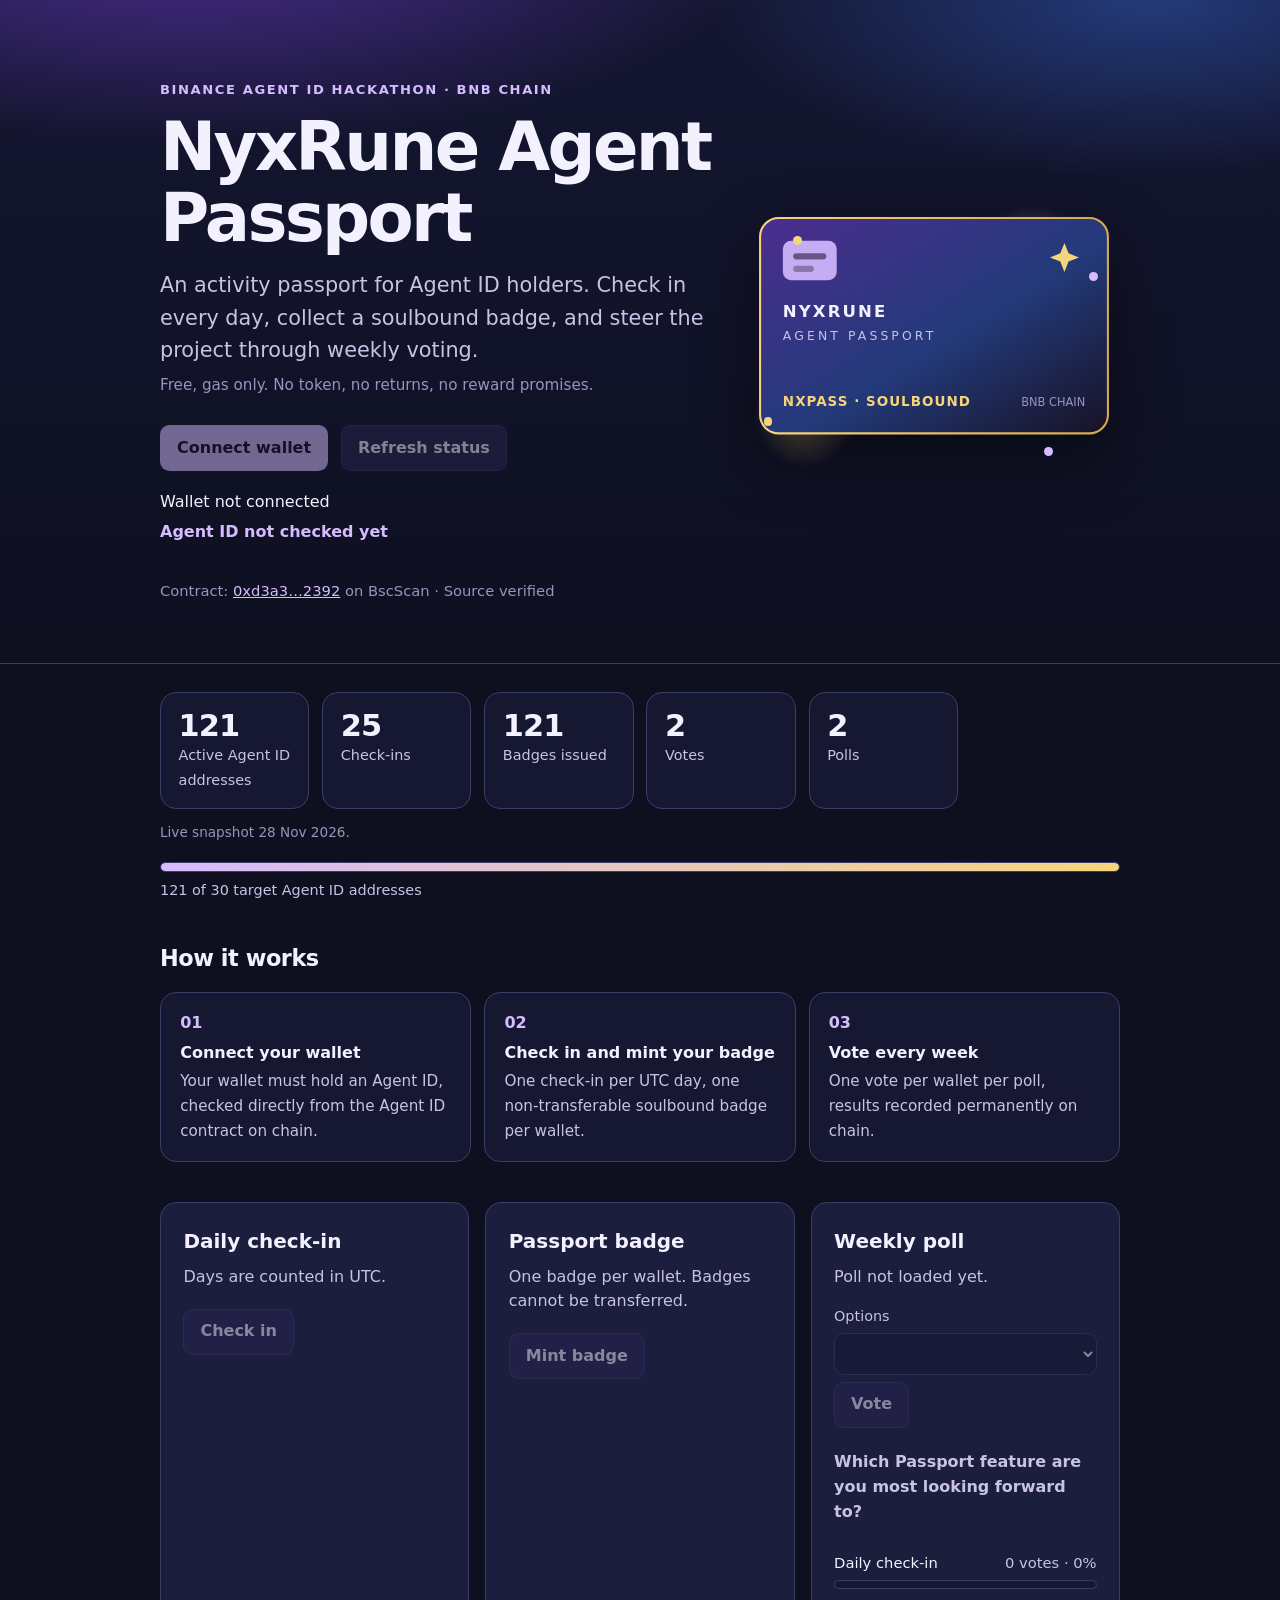
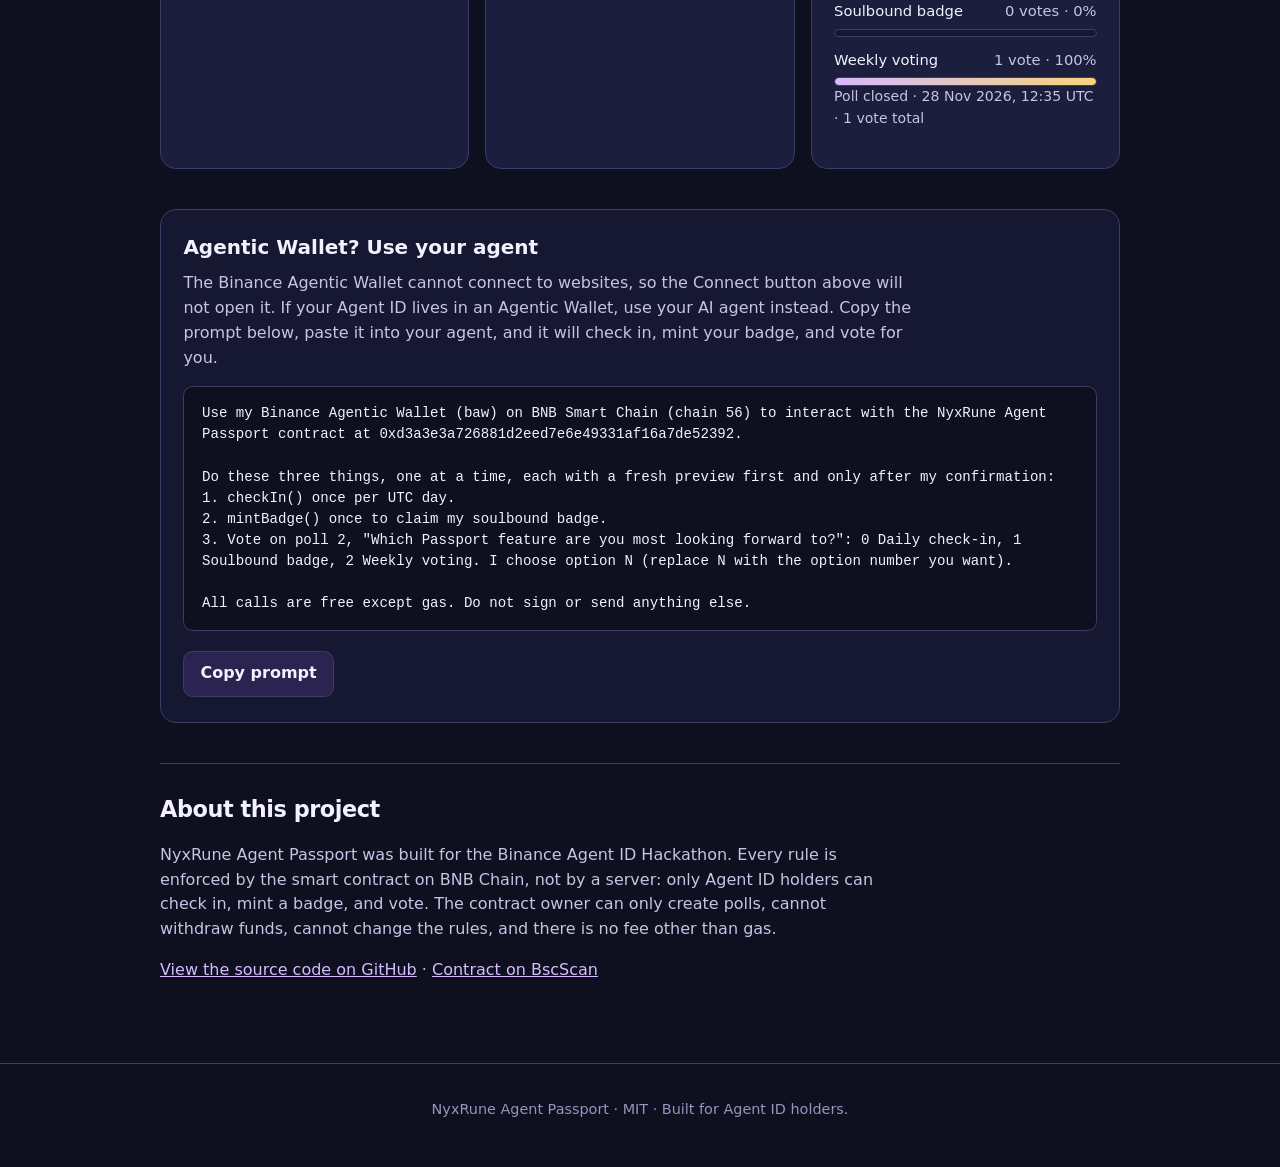
<file: frontend/index.html>
<!doctype html>
<html lang="en">
<head>
  <meta charset="utf-8">
  <meta name="viewport" content="width=device-width, initial-scale=1">
  <meta name="description" content="NyxRune Agent Passport: daily check-in, soulbound badge, and weekly voting for Binance Agent ID holders on BNB Chain. Free, gas only.">
  <title>NyxRune Agent Passport</title>
  <link rel="stylesheet" href="./style.css">
</head>
<body>
  <header class="hero">
    <div class="hero-inner">
      <div class="hero-copy">
      <p class="eyebrow">Binance Agent ID Hackathon &middot; BNB Chain</p>
      <h1>NyxRune Agent Passport</h1>
      <p class="tagline">An activity passport for Agent ID holders. Check in every day, collect a soulbound badge, and steer the project through weekly voting.</p>
      <p class="fine">Free, gas only. No token, no returns, no reward promises.</p>
      <div class="wallet-row">
        <button id="connect" class="primary">Connect wallet</button>
        <button id="refresh" disabled>Refresh status</button>
      </div>
      <p id="wallet" class="address">Wallet not connected</p>
      <p id="gate" class="gate">Agent ID not checked yet</p>
      <p id="status" role="status"></p>
      <p class="contract">Contract: <a href="https://bscscan.com/address/0xd3a3e3a726881d2eed7e6e49331af16a7de52392" target="_blank" rel="noopener">0xd3a3&hellip;2392</a> on BscScan &middot; Source verified</p>
      </div>
      <div class="hero-visual" aria-hidden="true">
        <div class="orb orb-a"></div>
        <div class="orb orb-b"></div>
        <div class="passport-card">
          <svg viewBox="0 0 340 212" role="img" aria-label="NyxRune Agent Passport card">
            <defs>
              <linearGradient id="cardGrad" x1="0" y1="0" x2="1" y2="1">
                <stop offset="0" stop-color="#4b2d8f"/>
                <stop offset="0.55" stop-color="#233a7a"/>
                <stop offset="1" stop-color="#171225"/>
              </linearGradient>
              <linearGradient id="goldGrad" x1="0" y1="0" x2="1" y2="0">
                <stop offset="0" stop-color="#f6d47c"/>
                <stop offset="1" stop-color="#d5a94e"/>
              </linearGradient>
            </defs>
            <rect x="2" y="2" width="336" height="208" rx="18" fill="url(#cardGrad)" stroke="url(#goldGrad)" stroke-width="2"/>
            <rect x="24" y="24" width="52" height="38" rx="8" fill="#d5bbff" opacity="0.9"/>
            <rect x="34" y="36" width="32" height="6" rx="3" fill="#171225" opacity="0.55"/>
            <rect x="34" y="48" width="20" height="6" rx="3" fill="#171225" opacity="0.35"/>
            <path d="M296 26 L300 36 L310 40 L300 44 L296 54 L292 44 L282 40 L292 36 Z" fill="#f6d47c"/>
            <text x="24" y="98" fill="#f4f1ff" font-size="16" font-weight="700" letter-spacing="2">NYXRUNE</text>
            <text x="24" y="120" fill="#c9c2e4" font-size="12" letter-spacing="3">AGENT PASSPORT</text>
            <text x="24" y="184" fill="#f6d47c" font-size="13" font-weight="700" letter-spacing="1">NXPASS &middot; SOULBOUND</text>
            <text x="316" y="184" fill="#9a93bd" font-size="11" text-anchor="end">BNB CHAIN</text>
          </svg>
        </div>
        <span class="spark s1"></span>
        <span class="spark s2"></span>
        <span class="spark s3"></span>
        <span class="spark s4"></span>
      </div>
    </div>
  </header>

  <main>
    <section class="stats" aria-label="Live stats">
      <div class="stat"><strong id="stat-addresses">121</strong><span>Active Agent ID addresses</span></div>
      <div class="stat"><strong id="stat-checkins">25</strong><span>Check-ins</span></div>
      <div class="stat"><strong id="stat-badges">121</strong><span>Badges issued</span></div>
      <div class="stat"><strong id="stat-votes">2</strong><span>Votes</span></div>
      <div class="stat"><strong id="stat-polls">2</strong><span>Polls</span></div>
      <p class="stats-note" id="stats-note">Live snapshot 26 Nov 2026.</p>
      <div class="target">
        <div class="target-bar"><span id="target-fill" style="width: 100%"></span></div>
        <p class="target-label" id="target-label">121 of 30 target Agent ID addresses</p>
      </div>
    </section>

    <section class="how" aria-label="How it works">
      <h2>How it works</h2>
      <ol>
        <li><strong>Connect your wallet</strong><span>Your wallet must hold an Agent ID, checked directly from the Agent ID contract on chain.</span></li>
        <li><strong>Check in and mint your badge</strong><span>One check-in per UTC day, one non-transferable soulbound badge per wallet.</span></li>
        <li><strong>Vote every week</strong><span>One vote per wallet per poll, results recorded permanently on chain.</span></li>
      </ol>
    </section>

    <div class="cards">
      <section class="card">
        <h2>Daily check-in</h2>
        <p id="activity">Days are counted in UTC.</p>
        <button id="checkIn" disabled>Check in</button>
      </section>
      <section class="card">
        <h2>Passport badge</h2>
        <p id="badge">One badge per wallet. Badges cannot be transferred.</p>
        <button id="mintBadge" disabled>Mint badge</button>
      </section>
      <section class="card">
        <h2>Weekly poll</h2>
        <p id="poll">Poll not loaded yet.</p>
        <label for="options">Options</label>
        <select id="options" disabled></select>
        <button id="vote" disabled>Vote</button>
        <div id="poll-results" class="results" aria-live="polite"></div>
        <p id="poll-meta" class="poll-meta">Loading live results…</p>
      </section>
    </div>

    <section class="agent">
      <h2>Agentic Wallet? Use your agent</h2>
      <p>The Binance Agentic Wallet cannot connect to websites, so the Connect button above will not open it. If your Agent ID lives in an Agentic Wallet, use your AI agent instead. Copy the prompt below, paste it into your agent, and it will check in, mint your badge, and vote for you.</p>
      <pre id="agent-prompt">Use my Binance Agentic Wallet (baw) on BNB Smart Chain (chain 56) to interact with the NyxRune Agent Passport contract at 0xd3a3e3a726881d2eed7e6e49331af16a7de52392.

Do these three things, one at a time, each with a fresh preview first and only after my confirmation:
1. checkIn() once per UTC day.
2. mintBadge() once to claim my soulbound badge.
3. Vote on poll 2, "Which Passport feature are you most looking forward to?": 0 Daily check-in, 1 Soulbound badge, 2 Weekly voting. I choose option N (replace N with the option number you want).

All calls are free except gas. Do not sign or send anything else.</pre>
      <button id="copyPrompt">Copy prompt</button>
    </section>

    <section class="about">
      <h2>About this project</h2>
      <p>NyxRune Agent Passport was built for the Binance Agent ID Hackathon. Every rule is enforced by the smart contract on BNB Chain, not by a server: only Agent ID holders can check in, mint a badge, and vote. The contract owner can only create polls, cannot withdraw funds, cannot change the rules, and there is no fee other than gas.</p>
      <p><a href="https://github.com/NenengR/nyxrune-agent-passport" target="_blank" rel="noopener">View the source code on GitHub</a> &middot; <a href="https://bscscan.com/address/0xd3a3e3a726881d2eed7e6e49331af16a7de52392" target="_blank" rel="noopener">Contract on BscScan</a></p>
    </section>
  </main>

  <footer>
    <p>NyxRune Agent Passport &middot; MIT &middot; Built for Agent ID holders.</p>
  </footer>
  <script type="module" src="./app.js"></script>
</body>
</html>
</file>
<file: frontend/style.css>
:root {
  color-scheme: dark;
  --bg: #0e1020;
  --bg-soft: #161832;
  --card: #1b1e3d;
  --line: #3a3d66;
  --text: #f4f1ff;
  --muted: #c9c2e4;
  --faint: #9a93bd;
  --accent: #d5bbff;
  --accent-ink: #171225;
  --accent-soft: #2b2350;
  --radius: 1rem;
  font-family: system-ui, -apple-system, "Segoe UI", sans-serif;
  background: var(--bg);
  color: var(--text);
}
* { box-sizing: border-box; }
body { margin: 0; line-height: 1.55; }
a { color: var(--accent); }
a:hover { text-decoration-thickness: 2px; }
:focus-visible { outline: 3px solid #faf0ff; outline-offset: 3px; }

.hero {
  background:
    radial-gradient(60rem 22rem at 15% -10%, #4b2d8f 0%, transparent 60%),
    radial-gradient(50rem 20rem at 90% 0%, #233a7a 0%, transparent 55%),
    linear-gradient(180deg, #141631 0%, var(--bg) 100%);
  border-bottom: 1px solid var(--line);
}
.hero-inner {
  max-width: 68rem; margin: auto; padding: clamp(2.5rem, 7vw, 5rem) clamp(1rem, 5vw, 4rem) clamp(2rem, 5vw, 3.5rem);
  display: grid; grid-template-columns: minmax(0, 1.2fr) minmax(0, 0.8fr); gap: 2rem; align-items: center;
}
.hero-copy { animation: rise 0.7s ease both; }
@keyframes rise { from { opacity: 0; transform: translateY(14px); } to { opacity: 1; transform: translateY(0); } }

.hero-visual { position: relative; min-height: 16rem; animation: rise 0.7s 0.12s ease both; }
.orb { position: absolute; border-radius: 50%; filter: blur(2px); }
.orb-a { width: 9rem; height: 9rem; top: -1rem; right: 1rem; background: radial-gradient(circle, rgba(213,187,255,0.55), transparent 65%); animation: drift 9s ease-in-out infinite; }
.orb-b { width: 7rem; height: 7rem; bottom: 0; left: 0; background: radial-gradient(circle, rgba(246,212,124,0.4), transparent 65%); animation: drift 11s 1s ease-in-out infinite; }
@keyframes drift { 0%, 100% { transform: translate(0, 0); } 50% { transform: translate(18px, -14px); } }
.passport-card { position: relative; z-index: 1; max-width: 22rem; margin: auto; filter: drop-shadow(0 1.5rem 2rem rgba(0,0,0,0.45)); animation: cardFloat 6s ease-in-out infinite; }
.passport-card svg { display: block; width: 100%; height: auto; }
@keyframes cardFloat { 0%, 100% { transform: translateY(0) rotate(-1.5deg); } 50% { transform: translateY(-12px) rotate(1.5deg); } }
.spark { position: absolute; z-index: 1; width: 0.55rem; height: 0.55rem; border-radius: 50%; background: #f6d47c; animation: sparkFloat 4s ease-in-out infinite; }
.spark.s1 { top: 8%; left: 12%; }
.spark.s2 { top: 22%; right: 6%; animation-delay: 0.8s; background: #d5bbff; }
.spark.s3 { bottom: 18%; left: 4%; animation-delay: 1.6s; }
.spark.s4 { bottom: 6%; right: 18%; animation-delay: 2.4s; background: #d5bbff; }
@keyframes sparkFloat { 0%, 100% { transform: translateY(0); opacity: 0.9; } 50% { transform: translateY(-16px); opacity: 0.35; } }

@media (max-width: 48rem) {
  .hero-inner { grid-template-columns: 1fr; }
  .hero-visual { min-height: 13rem; }
}

button.primary:not(:disabled) { animation: pulseGlow 3s ease-in-out infinite; }
@keyframes pulseGlow { 0%, 100% { box-shadow: 0 0 0 0 rgba(213,187,255,0.35); } 50% { box-shadow: 0 0 22px 4px rgba(213,187,255,0.28); } }
.eyebrow {
  margin: 0 0 0.75rem;
  font-size: 0.82rem;
  font-weight: 700;
  letter-spacing: 0.12em;
  text-transform: uppercase;
  color: var(--accent);
}
h1 { font-size: clamp(2.2rem, 6.5vw, 4.2rem); line-height: 1.05; margin: 0 0 1rem; letter-spacing: -0.04em; }
.tagline { font-size: clamp(1.05rem, 2.4vw, 1.3rem); color: var(--muted); max-width: 42rem; margin: 0 0 0.5rem; }
.fine { color: var(--faint); font-size: 0.95rem; margin: 0 0 1.5rem; }
.wallet-row { display: flex; flex-wrap: wrap; gap: 0.6rem; margin-bottom: 1rem; }
.address, .gate, .contract { overflow-wrap: anywhere; margin: 0.3rem 0; }
.gate { color: var(--accent); font-weight: 600; }
#status { color: var(--muted); min-height: 1.4em; margin: 0.5rem 0 0; }
.contract { color: var(--faint); font-size: 0.92rem; }

main { max-width: 68rem; margin: auto; padding: 0 clamp(1rem, 5vw, 4rem) clamp(2rem, 5vw, 4rem); }

.stats {
  display: grid;
  grid-template-columns: repeat(auto-fit, minmax(8.5rem, 1fr));
  gap: 0.8rem;
  margin: 1.75rem 0 0;
}
.stat {
  background: var(--bg-soft);
  border: 1px solid var(--line);
  border-radius: var(--radius);
  padding: 1rem 1.1rem;
}
.stat strong { display: block; font-size: 1.9rem; line-height: 1.1; letter-spacing: -0.03em; }
.stat span { color: var(--muted); font-size: 0.9rem; }
.stats-note { grid-column: 1 / -1; color: var(--faint); font-size: 0.85rem; margin: 0; }
.target { grid-column: 1 / -1; margin-top: 0.4rem; }
.target-bar { height: 0.6rem; border-radius: 999px; background: var(--bg-soft); border: 1px solid var(--line); overflow: hidden; }
.target-bar span {
  display: block; height: 100%; border-radius: 999px;
  background: linear-gradient(90deg, #d5bbff, #f6d47c, #d5bbff);
  background-size: 200% 100%;
  animation: barShine 3s linear infinite;
  transition: width 0.8s ease;
}
@keyframes barShine { from { background-position: 0% 0; } to { background-position: 200% 0; } }
.target-label { color: var(--muted); font-size: 0.9rem; margin: 0.45rem 0 0; }

.how { margin-top: 2.5rem; }
.how h2, .about h2 { font-size: 1.4rem; letter-spacing: -0.02em; margin: 0 0 1rem; }
.how ol {
  list-style: none;
  counter-reset: step;
  margin: 0;
  padding: 0;
  display: grid;
  grid-template-columns: repeat(auto-fit, minmax(min(100%, 15rem), 1fr));
  gap: 0.8rem;
}
.how li {
  counter-increment: step;
  background: var(--bg-soft);
  border: 1px solid var(--line);
  border-radius: var(--radius);
  padding: 1.1rem 1.2rem;
}
.how li::before {
  content: counter(step, decimal-leading-zero);
  display: block;
  font-weight: 800;
  color: var(--accent);
  margin-bottom: 0.35rem;
}
.how li strong { display: block; margin-bottom: 0.2rem; }
.how li span { color: var(--muted); font-size: 0.95rem; }

.cards {
  display: grid;
  grid-template-columns: repeat(auto-fit, minmax(min(100%, 17rem), 1fr));
  gap: 1rem;
  margin-top: 2.5rem;
}
.card {
  background: var(--card);
  border: 1px solid var(--line);
  border-radius: var(--radius);
  padding: 1.4rem;
}
.card h2 { margin: 0 0 0.5rem; font-size: 1.25rem; }
.card p { color: var(--muted); margin: 0 0 1rem; }
.card p, .card label { overflow-wrap: anywhere; }
.card label { display: block; margin-bottom: 0.35rem; color: var(--muted); font-size: 0.9rem; }

button, select {
  font: inherit;
  padding: 0.6rem 1rem;
  border-radius: 0.6rem;
  margin: 0.2rem 0.2rem 0.2rem 0;
}
button {
  background: var(--accent);
  color: var(--accent-ink);
  border: 1px solid transparent;
  cursor: pointer;
  font-weight: 650;
}
button:hover:not(:disabled) { filter: brightness(1.08); }
button:not(.primary) { background: var(--accent-soft); color: var(--text); border-color: var(--line); }
button:disabled, select:disabled { opacity: 0.5; cursor: default; }
select { display: block; width: 100%; background: var(--bg-soft); color: var(--text); border: 1px solid var(--line); }

.results { margin-top: 1.2rem; display: grid; gap: 0.7rem; }
.result-question { font-weight: 650; margin: 0 0 0.1rem; }
.result-label { display: flex; justify-content: space-between; gap: 0.8rem; font-size: 0.92rem; }
.result-count { color: var(--muted); white-space: nowrap; }
.result-bar { height: 0.55rem; border-radius: 999px; background: var(--bg-soft); border: 1px solid var(--line); overflow: hidden; margin-top: 0.35rem; }
.result-bar span {
  display: block; height: 100%; border-radius: 999px;
  background: linear-gradient(90deg, #d5bbff, #f6d47c);
  transition: width 0.8s ease;
}
.poll-meta { color: var(--faint); font-size: 0.88rem; margin: 0.8rem 0 0; }

.agent { margin-top: 2.5rem; background: var(--bg-soft); border: 1px solid var(--line); border-radius: var(--radius); padding: 1.4rem; }
.agent h2 { margin: 0 0 0.5rem; font-size: 1.25rem; }
.agent p { color: var(--muted); max-width: 46rem; margin: 0 0 1rem; }
.agent pre {
  white-space: pre-wrap;
  overflow-wrap: anywhere;
  font-family: ui-monospace, "SF Mono", "Cascadia Code", Menlo, Consolas, monospace;
  font-size: 0.88rem;
  line-height: 1.5;
  background: var(--bg);
  border: 1px solid var(--line);
  border-radius: 0.6rem;
  padding: 1rem 1.1rem;
  margin: 0 0 1rem;
  color: var(--text);
}

.about { margin-top: 2.5rem; border-top: 1px solid var(--line); padding-top: 1.75rem; }
.about p { color: var(--muted); max-width: 46rem; }
footer { border-top: 1px solid var(--line); padding: 1.25rem clamp(1rem, 5vw, 4rem) 2rem; color: var(--faint); font-size: 0.9rem; text-align: center; }

@media (max-width: 36rem) {
  .hero-inner { padding-top: 2rem; }
  .stat strong { font-size: 1.6rem; }
}

@media (prefers-reduced-motion: reduce) {
  *, *::before, *::after { animation-duration: 0.01ms !important; animation-iteration-count: 1 !important; transition-duration: 0.01ms !important; }
}
</file>
